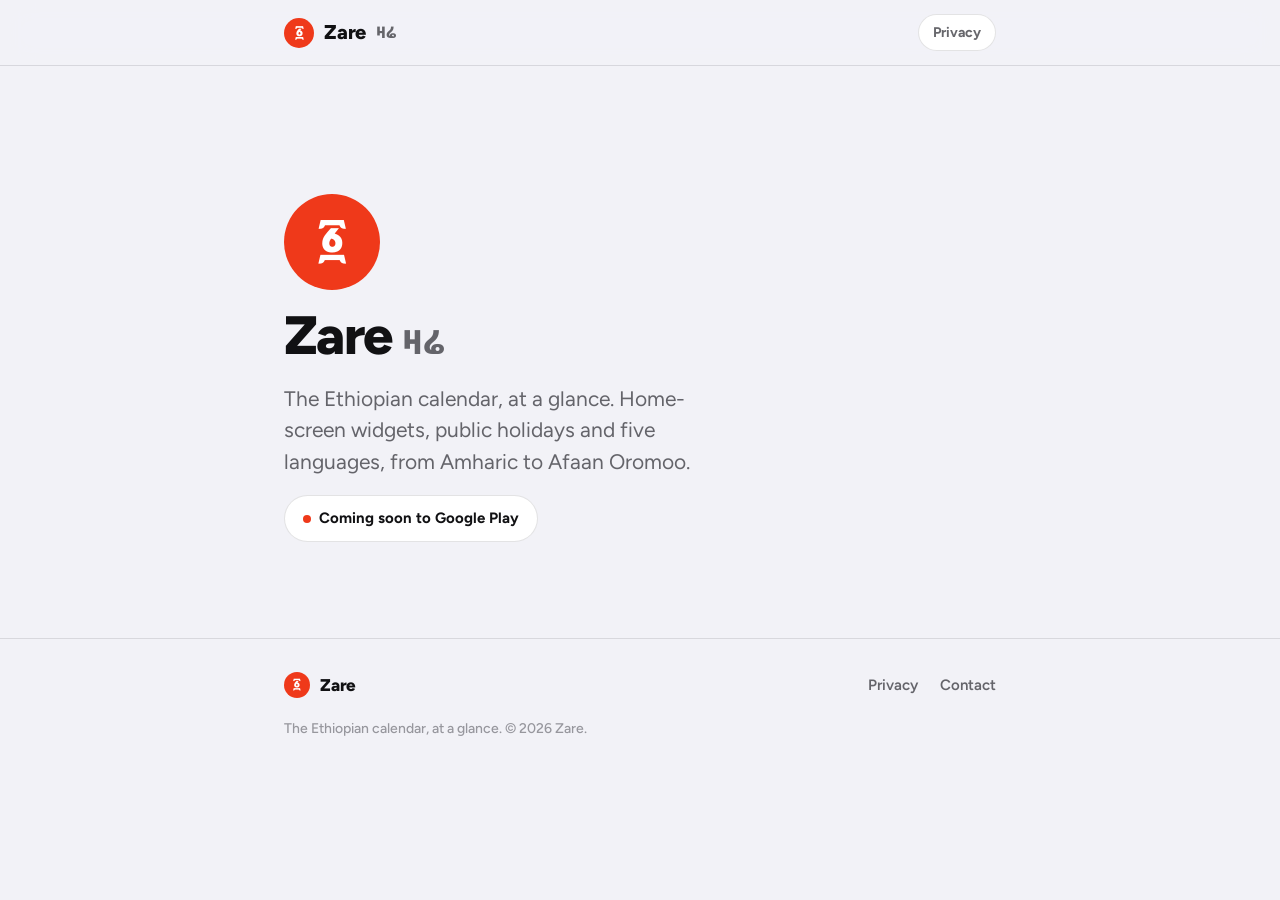
<file: index.html>
<!doctype html>
<html lang="en">
<head>
<meta charset="utf-8">
<meta name="viewport" content="width=device-width, initial-scale=1">
<title>Zare · The Ethiopian calendar</title>
<meta name="description" content="Zare (ዛሬ) is an Ethiopian calendar with home-screen widgets for Android.">
<link rel="preconnect" href="https://fonts.googleapis.com">
<link rel="preconnect" href="https://fonts.gstatic.com" crossorigin>
<link href="https://fonts.googleapis.com/css2?family=Figtree:wght@400;500;600;700;800&family=Noto+Sans+Ethiopic:wght@600;800&display=swap" rel="stylesheet">
<link rel="stylesheet" href="site.css?v=3">
</head>
<body>

<header class="top">
  <div class="bar">
    <a class="brand" href="./" aria-label="Zare home">
      <svg viewBox="212 212 600 600" aria-hidden="true"><circle cx="512" cy="512" r="300" fill="#ef391a"/><text x="423" y="613.3" font-family="Noto Sans Ethiopic, sans-serif" font-weight="800" font-size="297.7" fill="#fff">፩</text></svg>
      Zare <span class="am">ዛሬ</span>
    </a>
    <a class="pill" href="privacy/">Privacy</a>
  </div>
</header>

<main>
  <div class="hero">
    <svg viewBox="212 212 600 600" aria-hidden="true" class="icon"><circle cx="512" cy="512" r="300" fill="#ef391a"/><text x="423" y="613.3" font-family="Noto Sans Ethiopic, sans-serif" font-weight="800" font-size="297.7" fill="#fff">፩</text></svg>
    <h1>Zare<span class="am">ዛሬ</span></h1>
    <p class="lead">The Ethiopian calendar, at a glance. Home-screen widgets, public holidays and five languages, from Amharic to Afaan Oromoo.</p>
    <span class="soon"><i></i>Coming soon to Google Play</span>
  </div>
</main>

<footer>
  <div class="foot">
    <a class="brand" href="./" aria-label="Zare home">
      <svg viewBox="212 212 600 600" aria-hidden="true"><circle cx="512" cy="512" r="300" fill="#ef391a"/><text x="423" y="613.3" font-family="Noto Sans Ethiopic, sans-serif" font-weight="800" font-size="297.7" fill="#fff">፩</text></svg>
      Zare
    </a>
    <nav aria-label="Footer">
      <a href="privacy/">Privacy</a>
      <a href="mailto:geneneyabetse@gmail.com">Contact</a>
    </nav>
    <small>The Ethiopian calendar, at a glance. © 2026 Zare.</small>
  </div>
</footer>

</body>
</html>
</file>
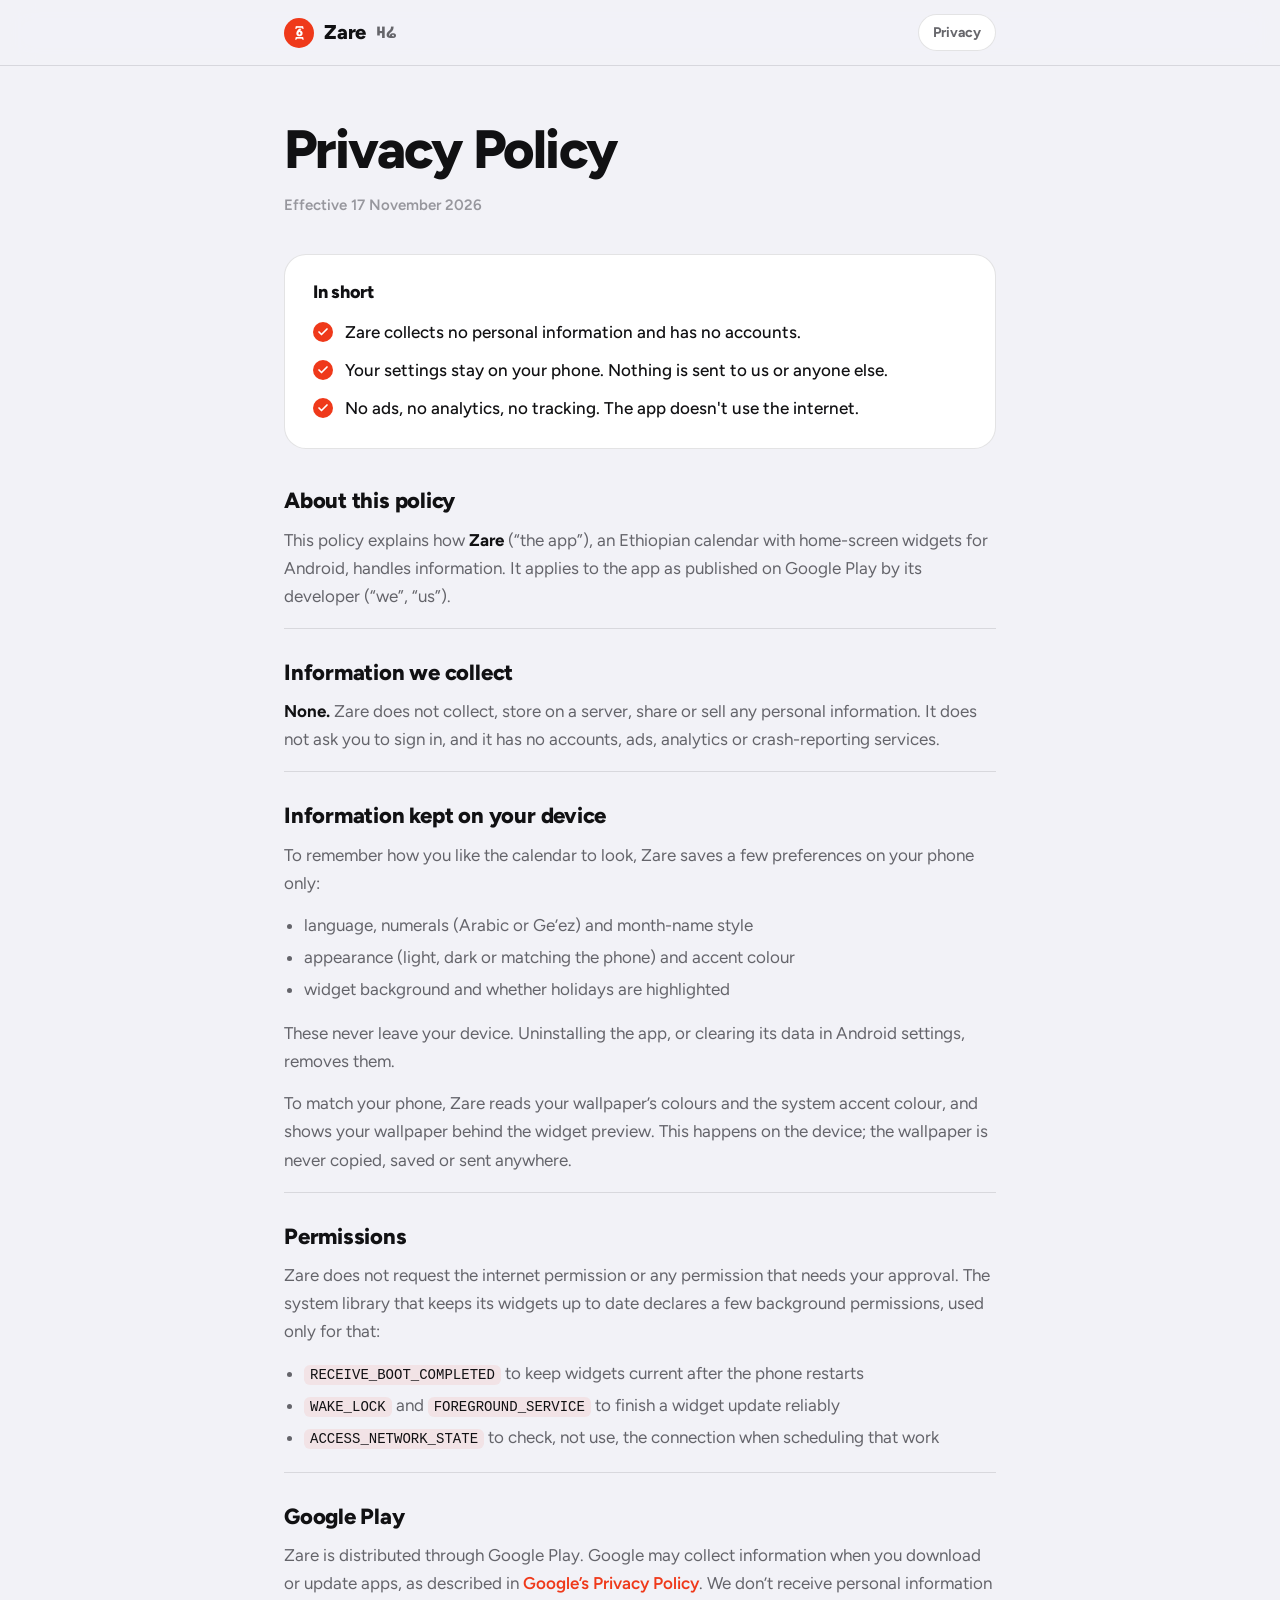
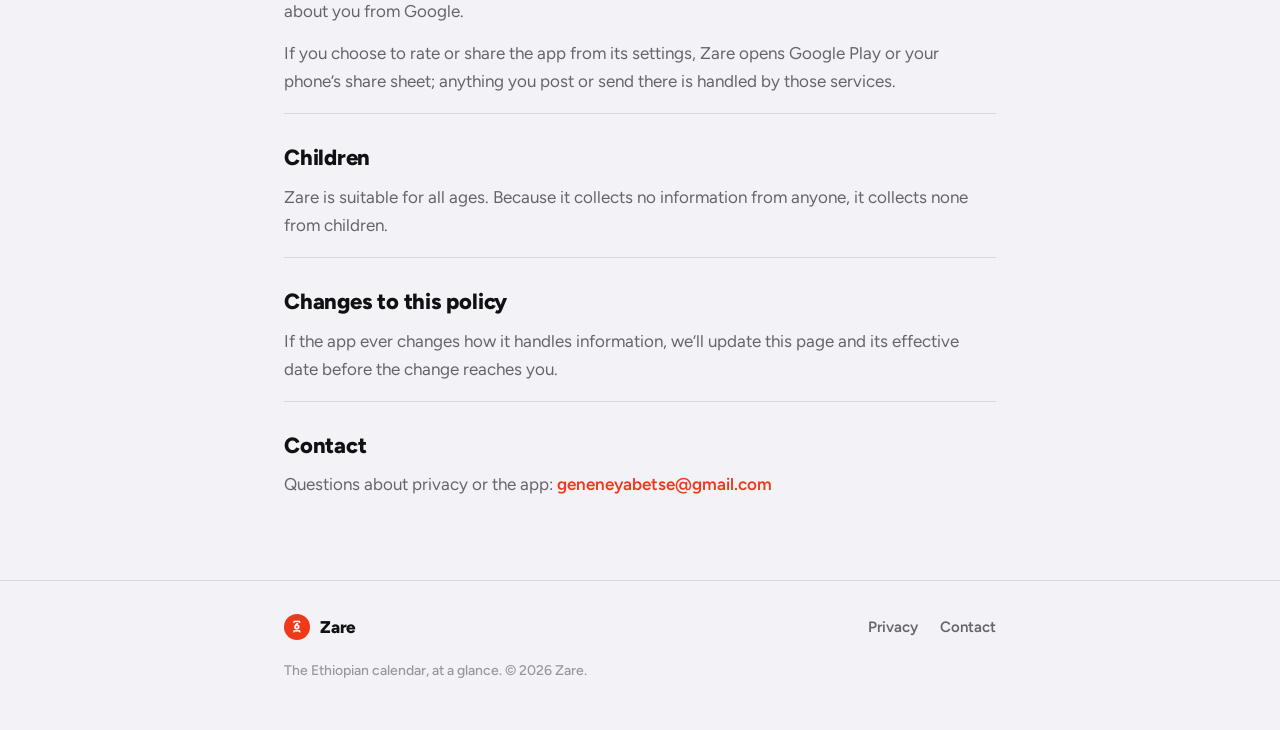
<file: privacy/index.html>
<!doctype html>
<html lang="en">
<head>
<meta charset="utf-8">
<meta name="viewport" content="width=device-width, initial-scale=1">
<title>Privacy Policy · Zare</title>
<meta name="description" content="How Zare, the Ethiopian calendar app, handles your data: it collects none.">
<link rel="preconnect" href="https://fonts.googleapis.com">
<link rel="preconnect" href="https://fonts.gstatic.com" crossorigin>
<link href="https://fonts.googleapis.com/css2?family=Figtree:wght@400;500;600;700;800&family=Noto+Sans+Ethiopic:wght@600;800&display=swap" rel="stylesheet">
<link rel="stylesheet" href="../site.css?v=3">
</head>
<body>

<header class="top">
  <div class="bar">
    <a class="brand" href="../" aria-label="Zare home">
      <svg viewBox="212 212 600 600" aria-hidden="true"><circle cx="512" cy="512" r="300" fill="#ef391a"/><text x="423" y="613.3" font-family="Noto Sans Ethiopic, sans-serif" font-weight="800" font-size="297.7" fill="#fff">፩</text></svg>
      Zare <span class="am">ዛሬ</span>
    </a>
    <span class="pill">Privacy</span>
  </div>
</header>

<main>
  <h1>Privacy Policy</h1>
  <p class="date">Effective 17 November 2026</p>

  <div class="summary">
    <h2>In short</h2>
    <ul>
      <li><span class="tick"><svg viewBox="0 0 24 24" fill="none" stroke="#fff" stroke-width="3.4" stroke-linecap="round" stroke-linejoin="round" aria-hidden="true"><path d="M20 6 9 17l-5-5"/></svg></span>Zare collects no personal information and has no accounts.</li>
      <li><span class="tick"><svg viewBox="0 0 24 24" fill="none" stroke="#fff" stroke-width="3.4" stroke-linecap="round" stroke-linejoin="round" aria-hidden="true"><path d="M20 6 9 17l-5-5"/></svg></span>Your settings stay on your phone. Nothing is sent to us or anyone else.</li>
      <li><span class="tick"><svg viewBox="0 0 24 24" fill="none" stroke="#fff" stroke-width="3.4" stroke-linecap="round" stroke-linejoin="round" aria-hidden="true"><path d="M20 6 9 17l-5-5"/></svg></span>No ads, no analytics, no tracking. The app doesn't use the internet.</li>
    </ul>
  </div>

  <section>
    <h2>About this policy</h2>
    <p>This policy explains how <strong>Zare</strong> (“the app”), an Ethiopian calendar with home-screen widgets for Android, handles information. It applies to the app as published on Google Play by its developer (“we”, “us”).</p>
  </section>

  <section>
    <h2>Information we collect</h2>
    <p><strong>None.</strong> Zare does not collect, store on a server, share or sell any personal information. It does not ask you to sign in, and it has no accounts, ads, analytics or crash-reporting services.</p>
  </section>

  <section>
    <h2>Information kept on your device</h2>
    <p>To remember how you like the calendar to look, Zare saves a few preferences on your phone only:</p>
    <ul class="plain">
      <li>language, numerals (Arabic or Ge’ez) and month-name style</li>
      <li>appearance (light, dark or matching the phone) and accent colour</li>
      <li>widget background and whether holidays are highlighted</li>
    </ul>
    <p>These never leave your device. Uninstalling the app, or clearing its data in Android settings, removes them.</p>
    <p>To match your phone, Zare reads your wallpaper’s colours and the system accent colour, and shows your wallpaper behind the widget preview. This happens on the device; the wallpaper is never copied, saved or sent anywhere.</p>
  </section>

  <section>
    <h2>Permissions</h2>
    <p>Zare does not request the internet permission or any permission that needs your approval. The system library that keeps its widgets up to date declares a few background permissions, used only for that:</p>
    <ul class="plain">
      <li><code>RECEIVE_BOOT_COMPLETED</code> to keep widgets current after the phone restarts</li>
      <li><code>WAKE_LOCK</code> and <code>FOREGROUND_SERVICE</code> to finish a widget update reliably</li>
      <li><code>ACCESS_NETWORK_STATE</code> to check, not use, the connection when scheduling that work</li>
    </ul>
  </section>

  <section>
    <h2>Google Play</h2>
    <p>Zare is distributed through Google Play. Google may collect information when you download or update apps, as described in <a href="https://policies.google.com/privacy">Google’s Privacy Policy</a>. We don’t receive personal information about you from Google.</p>
    <p>If you choose to rate or share the app from its settings, Zare opens Google Play or your phone’s share sheet; anything you post or send there is handled by those services.</p>
  </section>

  <section>
    <h2>Children</h2>
    <p>Zare is suitable for all ages. Because it collects no information from anyone, it collects none from children.</p>
  </section>

  <section>
    <h2>Changes to this policy</h2>
    <p>If the app ever changes how it handles information, we’ll update this page and its effective date before the change reaches you.</p>
  </section>

  <section>
    <h2>Contact</h2>
    <p>Questions about privacy or the app: <a href="mailto:geneneyabetse@gmail.com">geneneyabetse@gmail.com</a></p>
  </section>
</main>

<footer>
  <div class="foot">
    <a class="brand" href="../" aria-label="Zare home">
      <svg viewBox="212 212 600 600" aria-hidden="true"><circle cx="512" cy="512" r="300" fill="#ef391a"/><text x="423" y="613.3" font-family="Noto Sans Ethiopic, sans-serif" font-weight="800" font-size="297.7" fill="#fff">፩</text></svg>
      Zare
    </a>
    <nav aria-label="Footer">
      <a href="./">Privacy</a>
      <a href="mailto:geneneyabetse@gmail.com">Contact</a>
    </nav>
    <small>The Ethiopian calendar, at a glance. © 2026 Zare.</small>
  </div>
</footer>

</body>
</html>
</file>
<file: site.css>
:root {
  --bg: #F2F2F7;
  --card: #FFFFFF;
  --ink: #111113;
  --ink2: rgba(60, 60, 67, .78);
  --ink3: rgba(60, 60, 67, .5);
  --line: rgba(60, 60, 67, .14);
  --accent: #ef391a;
  --tint: rgba(239, 57, 26, .08);
}
@media (prefers-color-scheme: dark) {
  :root {
    --bg: #000000;
    --card: #1C1C1E;
    --ink: #FFFFFF;
    --ink2: rgba(235, 235, 245, .68);
    --ink3: rgba(235, 235, 245, .42);
    --line: rgba(84, 84, 88, .6);
    --tint: rgba(239, 57, 26, .16);
  }
}
* { box-sizing: border-box; }
html { -webkit-text-size-adjust: 100%; }
body {
  margin: 0;
  background: var(--bg);
  color: var(--ink);
  font-family: 'Figtree', system-ui, sans-serif;
  font-size: 17px;
  line-height: 1.65;
  -webkit-font-smoothing: antialiased;
}
a { color: var(--accent); text-decoration: none; font-weight: 600; }
a:hover { text-decoration: underline; text-underline-offset: 3px; }

/* Header */
.top {
  position: sticky; top: 0; z-index: 10;
  background: color-mix(in srgb, var(--bg) 82%, transparent);
  backdrop-filter: saturate(180%) blur(16px);
  -webkit-backdrop-filter: saturate(180%) blur(16px);
  border-bottom: 1px solid var(--line);
}
.bar { max-width: 760px; margin: 0 auto; padding: 14px 24px; display: flex; align-items: center; justify-content: space-between; }
.brand { display: flex; align-items: center; gap: 10px; color: var(--ink); font-weight: 800; font-size: 20px; letter-spacing: -.01em; }
.brand:hover { text-decoration: none; }
.brand svg { width: 30px; height: 30px; }
.brand .am { font-family: 'Noto Sans Ethiopic', sans-serif; font-weight: 800; font-size: 16px; color: var(--ink2); }
.pill { font-size: 14px; font-weight: 700; color: var(--ink2); background: var(--card); border: 1px solid var(--line); padding: 6px 14px; border-radius: 999px; }

/* Content */
main { max-width: 760px; margin: 0 auto; padding: 56px 24px 24px; }
.eyebrow { font-size: 14px; font-weight: 700; letter-spacing: .06em; text-transform: uppercase; color: var(--accent); margin: 0 0 10px; }
h1 { font-size: clamp(38px, 7vw, 54px); line-height: 1.05; letter-spacing: -.03em; font-weight: 800; margin: 0; }
.date { color: var(--ink3); font-weight: 600; font-size: 15px; margin: 14px 0 0; }

.summary { margin: 36px 0 8px; background: var(--card); border-radius: 22px; padding: 26px 28px; border: 1px solid var(--line); }
.summary h2 { margin: 0 0 14px; font-size: 18px; }
.summary ul { list-style: none; margin: 0; padding: 0; display: grid; gap: 10px; }
.summary li { display: flex; gap: 12px; align-items: flex-start; font-weight: 500; }
.summary li .tick { flex: none; width: 20px; height: 20px; margin-top: 4px; border-radius: 50%; background: var(--accent); display: grid; place-items: center; }
.summary li .tick svg { width: 12px; height: 12px; }

section { padding: 30px 0 4px; border-bottom: 1px solid var(--line); }
section:last-of-type { border-bottom: 0; }
h2 { font-size: 22px; line-height: 1.3; letter-spacing: -.01em; font-weight: 800; margin: 0 0 10px; }
p { margin: 0 0 14px; color: var(--ink2); }
ul.plain { margin: 0 0 16px; padding-left: 20px; color: var(--ink2); }
ul.plain li { margin: 4px 0; }
strong { color: var(--ink); font-weight: 700; }
code { font-family: ui-monospace, SFMono-Regular, Menlo, monospace; font-size: 14px; background: var(--tint); color: var(--ink); padding: 2px 6px; border-radius: 6px; }

/* Footer */
footer { border-top: 1px solid var(--line); margin-top: 40px; }
.foot { max-width: 760px; margin: 0 auto; padding: 32px 24px 48px; display: flex; flex-wrap: wrap; gap: 18px 32px; align-items: center; justify-content: space-between; }
.foot .brand { font-size: 17px; }
.foot .brand svg { width: 26px; height: 26px; }
.foot nav { display: flex; gap: 22px; font-size: 15px; }
.foot nav a { color: var(--ink2); font-weight: 600; }
.foot small { width: 100%; color: var(--ink3); font-size: 14px; font-weight: 500; }

/* Home */
.hero { padding: 72px 0 32px; display: flex; flex-direction: column; align-items: flex-start; gap: 18px; }
.hero svg.icon { width: 96px; height: 96px; }
.hero h1 .am { font-family: 'Noto Sans Ethiopic', sans-serif; color: var(--ink2); font-size: .62em; margin-left: 10px; letter-spacing: 0; }
.lead { font-size: 21px; line-height: 1.5; color: var(--ink2); margin: 0; max-width: 34ch; }
.soon { display: inline-flex; align-items: center; gap: 8px; font-weight: 700; font-size: 15px; color: var(--ink); background: var(--card); border: 1px solid var(--line); padding: 10px 18px; border-radius: 999px; }
.soon i { width: 8px; height: 8px; border-radius: 50%; background: var(--accent); }
</file>
